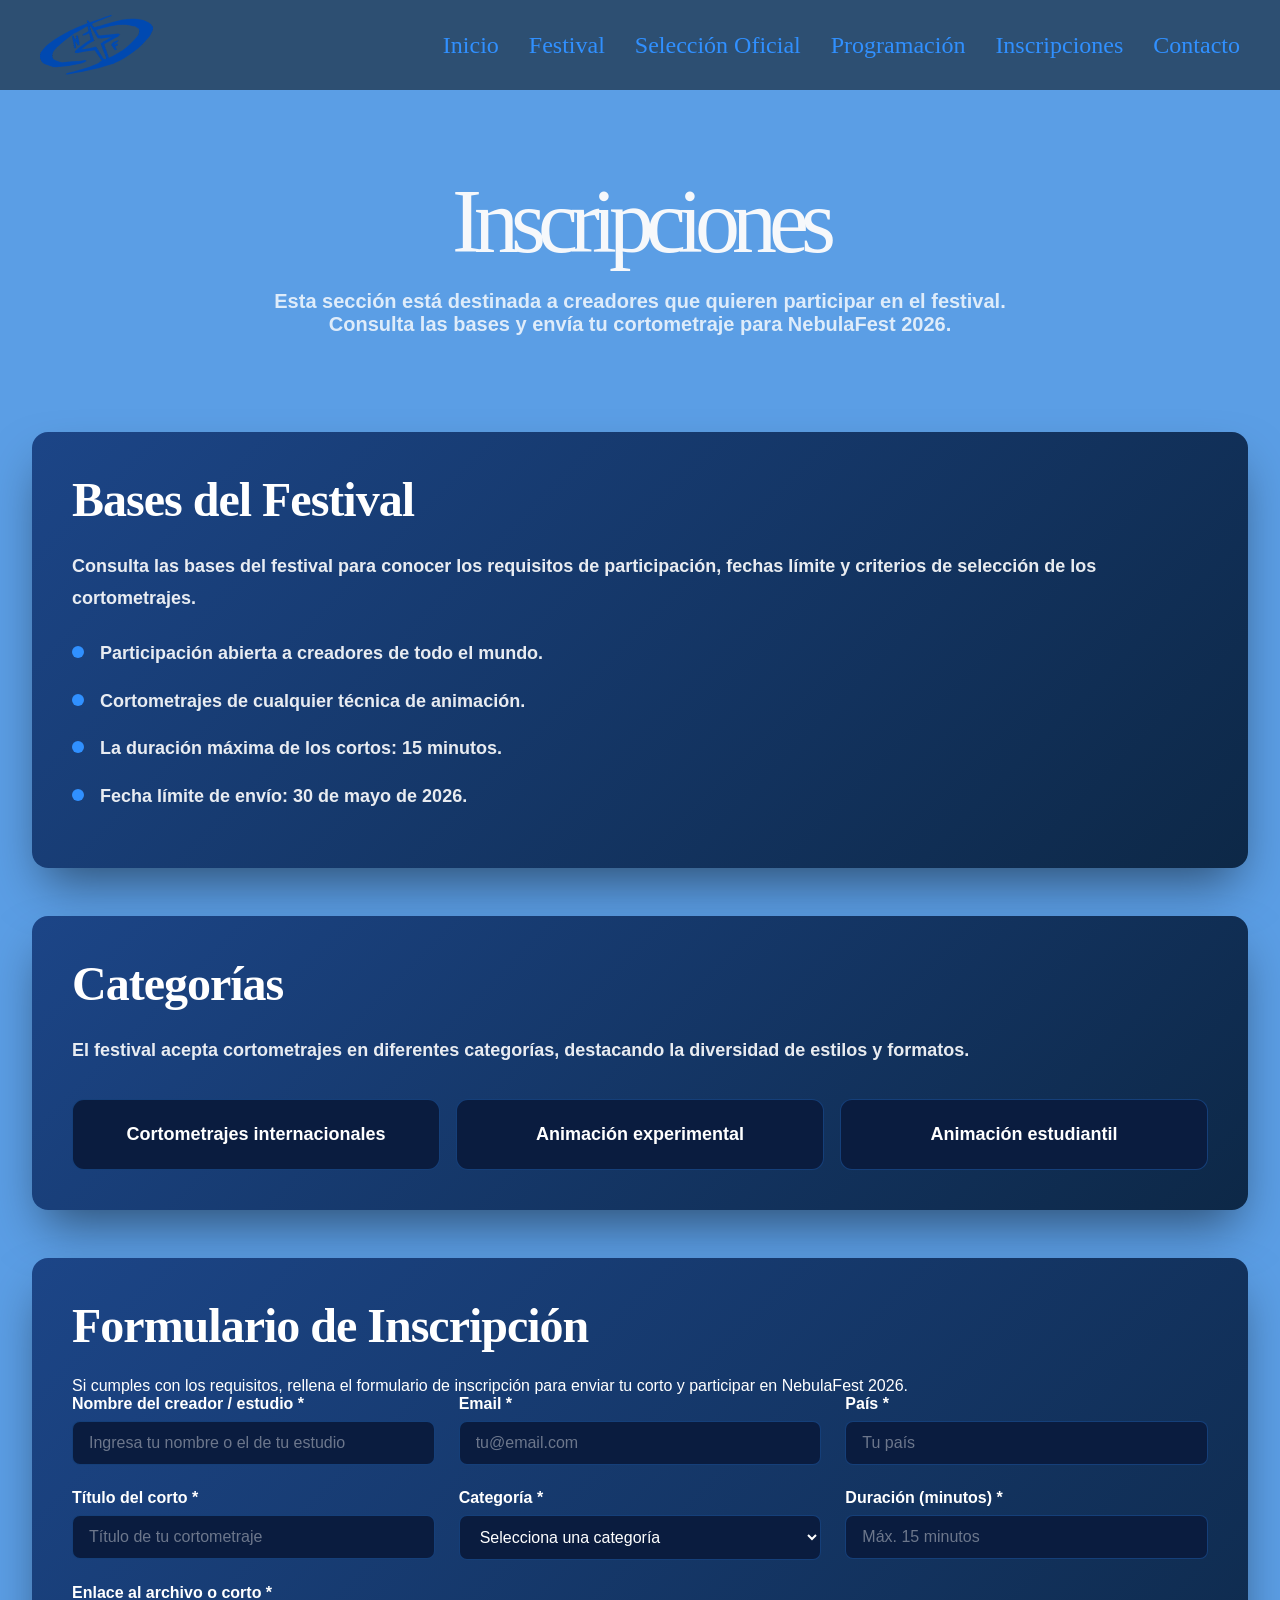
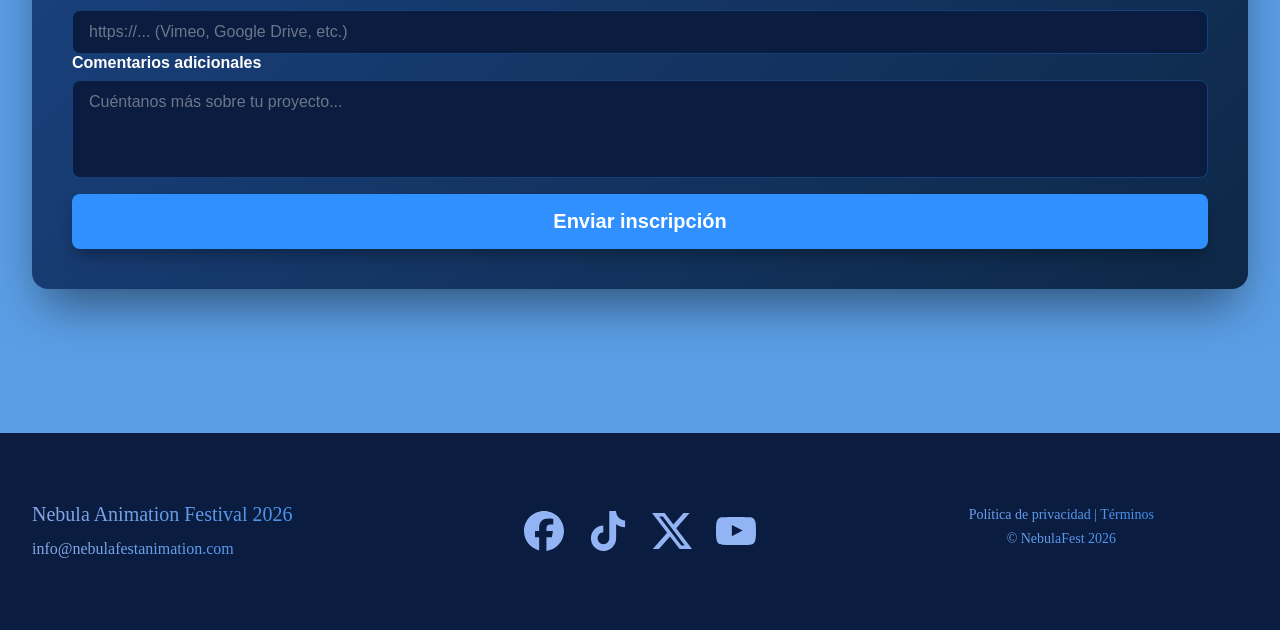
<file: Pagina Inscripciones.html>
<!DOCTYPE html>
<html lang="es">
<head>
    <meta charset="UTF-8">
    <meta name="viewport" content="width=device-width, initial-scale=1.0">
    <title>Inscripciones - NebulaFest 2026</title>
    <link rel="stylesheet" href="Style Pagina Inscripciones.css">
    <link rel="stylesheet" href="Style_General_Header_and_Footer.css">
</head>
<body>
    <!-- HEADER -->
  <header class="cabecera">
    <div class="logo-nf">
      <img src="Imagenes/logoNF.png" alt="Logo NebulaFest">
    </div>
    <nav class="botones">
      <a href="index.html">Inicio</a>
      <a href="Pagina Festival Información.html">Festival</a>
      <a href="Pagina Seleccion Oficial1.html">Selección Oficial</a>
      <a href="Pagina Programacion.html">Programación</a>
      <a href="Pagina Inscripciones.html">Inscripciones</a>
      <a href="PaginaContacto.html">Contacto</a>
    </nav>
  </header>

    <!-- Hero Section -->
    <section class="hero">
        <h1>Inscripciones</h1>
        <p>
            Esta sección está destinada a creadores que quieren participar en el festival. 
            Consulta las bases y envía tu cortometraje para NebulaFest 2026.
        </p>
    </section>

    <!-- Main Content -->
    <main>
        <!-- Bases del Festival -->
        <section class="content-section">
            <div class="info-card">
                <h2>Bases del Festival</h2>
                <p>
                    Consulta las bases del festival para conocer los requisitos de participación, 
                    fechas límite y criterios de selección de los cortometrajes.
                </p>
                <ul class="bases-list">
                    <li><p>Participación abierta a creadores de todo el mundo.</p></li>
                    <li><p>Cortometrajes de cualquier técnica de animación.</p></li>
                    <li><p>La duración máxima de los cortos: 15 minutos.</p></li>
                    <li><p>Fecha límite de envío: 30 de mayo de 2026.</p></li>
                </ul>
            </div>
        </section>

        <!-- Categorías -->
        <section class="content-section">
            <div class="info-card">
                <h2>Categorías</h2>
                <p>
                    El festival acepta cortometrajes en diferentes categorías, destacando la diversidad 
                    de estilos y formatos.
                </p>
                <div class="categories-grid">
                    <div class="category-item">
                        <p>Cortometrajes internacionales</p>
                    </div>
                    <div class="category-item">
                        <p>Animación experimental</p>
                    </div>
                    <div class="category-item">
                        <p>Animación estudiantil</p>
                    </div>
                </div>
            </div>
        </section>

        <!-- Formulario de Inscripción -->
        <section class="content-section">
            <div class="info-card">
                <h2>Formulario de Inscripción</h2>
                
                <!-- Form -->
                <div id="formContainer">
                    <p>
                        Si cumples con los requisitos, rellena el formulario de inscripción para enviar 
                        tu corto y participar en NebulaFest 2026.
                    </p>
                    
                    <form id="registrationForm">
                        <div class="form-grid">
                            <div class="form-group">
                                <label for="creatorName">Nombre del creador / estudio *</label>
                                <input 
                                    type="text" 
                                    id="creatorName" 
                                    name="creatorName" 
                                    required
                                    placeholder="Ingresa tu nombre o el de tu estudio"
                                >
                            </div>

                            <div class="form-group">
                                <label for="email">Email *</label>
                                <input 
                                    type="email" 
                                    id="email" 
                                    name="email" 
                                    required
                                    placeholder="tu@email.com"
                                >
                            </div>

                            <div class="form-group">
                                <label for="country">País *</label>
                                <input 
                                    type="text" 
                                    id="country" 
                                    name="country" 
                                    required
                                    placeholder="Tu país"
                                >
                            </div>

                            <div class="form-group">
                                <label for="shortTitle">Título del corto *</label>
                                <input 
                                    type="text" 
                                    id="shortTitle" 
                                    name="shortTitle" 
                                    required
                                    placeholder="Título de tu cortometraje"
                                >
                            </div>

                            <div class="form-group">
                                <label for="category">Categoría *</label>
                                <select id="category" name="category" required>
                                    <option value="">Selecciona una categoría</option>
                                    <option value="internacional">Cortometrajes internacionales</option>
                                    <option value="experimental">Animación experimental</option>
                                    <option value="estudiantil">Animación estudiantil</option>
                                </select>
                            </div>

                            <div class="form-group">
                                <label for="duration">Duración (minutos) *</label>
                                <input 
                                    type="number" 
                                    id="duration" 
                                    name="duration" 
                                    required
                                    min="1"
                                    max="15"
                                    placeholder="Máx. 15 minutos"
                                >
                            </div>
                        </div>

                        <div class="form-group">
                            <label for="fileLink">Enlace al archivo o corto *</label>
                            <input 
                                type="url" 
                                id="fileLink" 
                                name="fileLink" 
                                required
                                placeholder="https://... (Vimeo, Google Drive, etc.)"
                            >
                        </div>

                        <div class="form-group">
                            <label for="comments">Comentarios adicionales</label>
                            <textarea 
                                id="comments" 
                                name="comments" 
                                rows="4"
                                placeholder="Cuéntanos más sobre tu proyecto..."
                            ></textarea>
                        </div>

                        <button type="submit" class="submit-btn">Enviar inscripción</button>
                    </form>
                </div>

                <!-- Success Message -->
                <div id="successMessage" class="hidden success-message">
                    <div class="success-icon">
                        <svg fill="none" viewBox="0 0 24 24">
                            <path stroke-linecap="round" stroke-linejoin="round" d="M5 13l4 4L19 7" />
                        </svg>
                    </div>
                    <h3>¡Gracias por tu inscripción!</h3>
                    <p>
                        Hemos recibido tu cortometraje "<span class="highlight" id="submittedTitle"></span>".
                        Te contactaremos pronto con más información.
                    </p>
                    <button class="reset-btn" onclick="resetForm()">Enviar otra inscripción</button>
                </div>
            </div>
        </section>
    </main>

    <!-- Footer -->
    <footer>
        <div class="footer-container">
            <div class="footer-info">
                <p>Nebula Animation Festival 2026</p>
                <p>info@nebulafestanimation.com</p>
            </div>

            <div class="social-links">
                <!-- Facebook -->
                <button aria-label="Facebook">
                    <svg viewBox="0 0 40.0008 39.8536">
                        <path d="M20 0C8.9544 0 0 8.9544 0 20C0 29.3792 6.4576 37.2496 15.1688 39.4112V26.112H11.0448V20H15.1688V17.3664C15.1688 10.5592 18.2496 7.404 24.9328 7.404C26.2 7.404 28.3864 7.6528 29.2808 7.9008V13.4408C28.8088 13.3912 27.9888 13.3664 26.9704 13.3664C23.6912 13.3664 22.424 14.6088 22.424 17.8384V20H28.9568L27.8344 26.112H22.424V39.8536C32.3272 38.6576 40.0008 30.2256 40.0008 20C40 8.9544 31.0456 0 20 0Z" />
                    </svg>
                </button>

                <!-- TikTok -->
                <button aria-label="TikTok">
                    <svg viewBox="0 0 34.1667 40">
                        <path d="M25.1209 0H18.3797V27.2463C18.3797 30.4928 15.787 33.1594 12.5604 33.1594C9.33389 33.1594 6.74115 30.4928 6.74115 27.2463C6.74115 24.058 9.27628 21.4492 12.3876 21.3333V14.4928C5.5312 14.6087 0 20.2319 0 27.2463C0 34.3189 5.64643 40 12.6181 40C19.5896 40 25.2361 34.2609 25.2361 27.2463V13.2753C27.7712 15.1304 30.8825 16.2319 34.1667 16.2899V9.44928C29.0964 9.27537 25.1209 5.10144 25.1209 0Z" />
                    </svg>
                </button>

                <!-- X (Twitter) -->
                <button aria-label="X">
                    <svg viewBox="0 0 36.6667 33.1433">
                        <path d="M28.8771 0H34.4996L22.2162 14.0392L36.6667 33.1433H25.3521L16.4901 21.5567L6.34991 33.1433H0.724053L13.8624 18.1268L0 0H11.6018L19.6123 10.5906L28.8771 0ZM26.9038 29.778H30.0193L9.90899 3.18855H6.56577L26.9038 29.778Z" />
                    </svg>
                </button>

                <!-- YouTube -->
                <button aria-label="YouTube">
                    <svg viewBox="0 0 40 28.1328">
                        <path d="M39.6016 6.07031C39.6016 6.07031 39.2109 3.3125 38.0078 2.10156C36.4844 0.507813 34.7813 0.5 34 0.40625C28.4063 -2.23517e-07 20.0078 0 20.0078 0H19.9922C19.9922 0 11.5937 -2.23517e-07 6 0.40625C5.21875 0.5 3.51562 0.507813 1.99219 2.10156C0.789063 3.3125 0.40625 6.07031 0.40625 6.07031C0.40625 6.07031 0 9.3125 0 12.5469V15.5781C0 18.8125 0.398437 22.0547 0.398437 22.0547C0.398437 22.0547 0.789062 24.8125 1.98437 26.0234C3.50781 27.6172 5.50781 27.5625 6.39844 27.7344C9.60156 28.0391 20 28.1328 20 28.1328C20 28.1328 28.4063 28.1172 34 27.7188C34.7813 27.625 36.4844 27.6172 38.0078 26.0234C39.2109 24.8125 39.6016 22.0547 39.6016 22.0547C39.6016 22.0547 40 18.8203 40 15.5781V12.5469C40 9.3125 39.6016 6.07031 39.6016 6.07031ZM15.8672 19.2578V8.01563L26.6719 13.6562L15.8672 19.2578Z" />
                    </svg>
                </button>
            </div>

            <div class="footer-legal">
                <p>Política de privacidad | Términos</p>
                <p>© NebulaFest 2026</p>
            </div>
        </div>
    </footer>

    <script>
        // Form handling
        const form = document.getElementById('registrationForm');
        const formContainer = document.getElementById('formContainer');
        const successMessage = document.getElementById('successMessage');
        const submittedTitle = document.getElementById('submittedTitle');

        form.addEventListener('submit', function(e) {
            e.preventDefault();
            
            // Get form data
            const formData = new FormData(form);
            const data = Object.fromEntries(formData.entries());
            
            // Log form data (in production, this would be sent to a server)
            console.log('Form submitted:', data);
            
            // Show success message
            submittedTitle.textContent = data.shortTitle;
            formContainer.classList.add('hidden');
            successMessage.classList.remove('hidden');
        });

        function resetForm() {
            form.reset();
            formContainer.classList.remove('hidden');
            successMessage.classList.add('hidden');
        }
    </script>

</body>
</html>
</file>
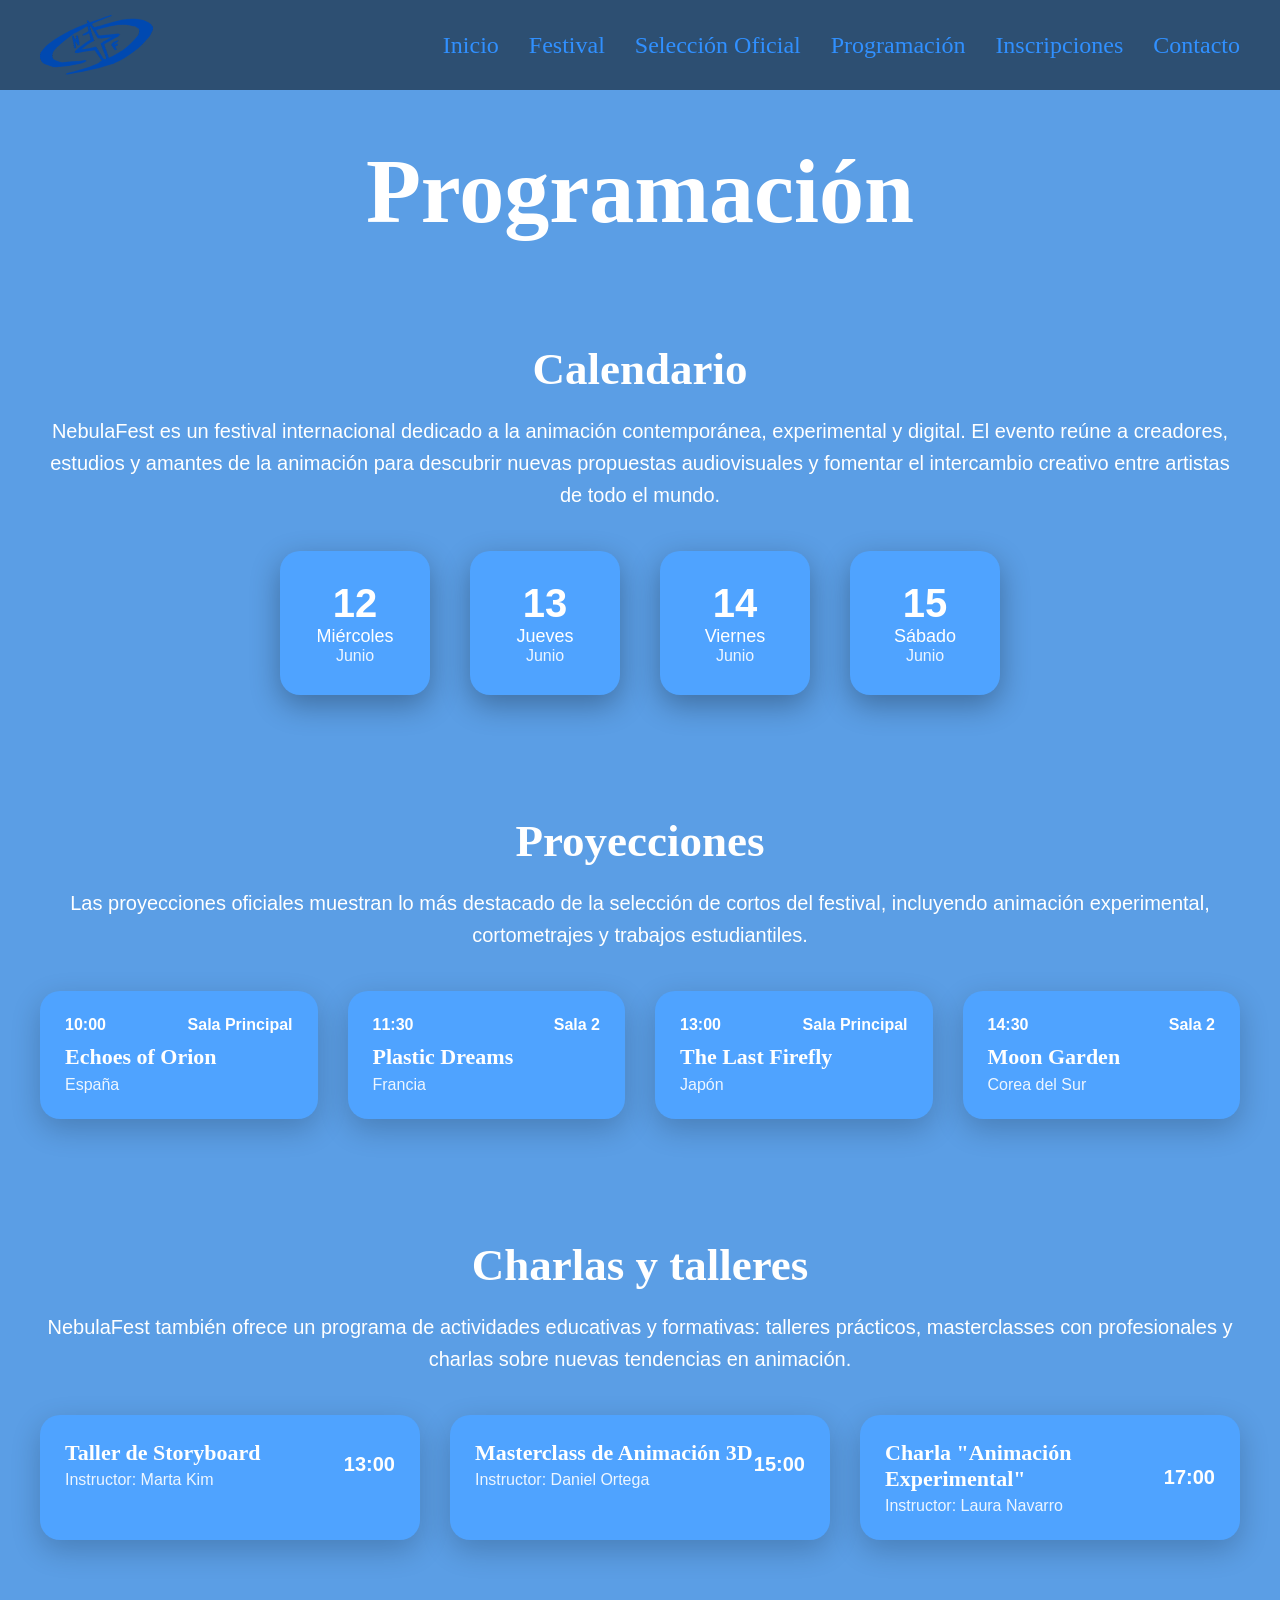
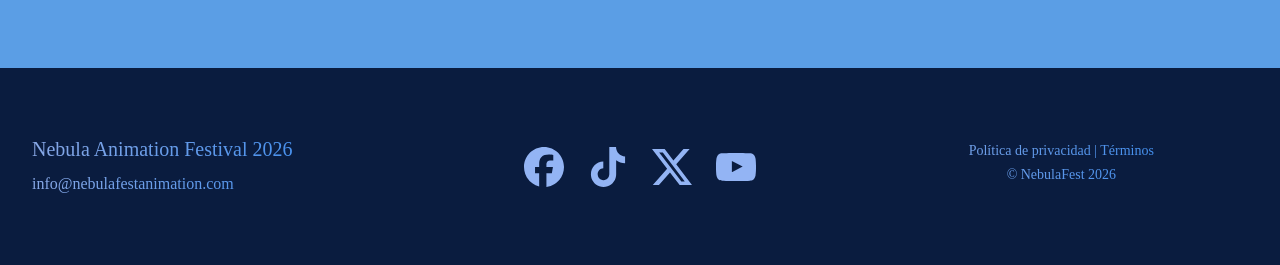
<file: Pagina Programacion.html>
<!DOCTYPE html>
<html lang="es">
<head>
    <meta charset="UTF-8">
    <meta name="viewport" content="width=device-width, initial-scale=1.0">
    <title>Programación - NebulaFest 2026</title>
    <link rel="stylesheet" href="Style Pagina Programación.css">
    <link rel="stylesheet" href="Style_General_Header_and_Footer.css">
   
</head>
<body>
   <!-- HEADER -->
  <header class="cabecera">
    <div class="logo-nf">
      <img src="Imagenes/logoNF.png" alt="Logo NebulaFest">
    </div>
    <nav class="botones">
      <a href="index.html">Inicio</a>
      <a href="Pagina Festival Información.html">Festival</a>
      <a href="Pagina Seleccion Oficial1.html">Selección Oficial</a>
      <a href="Pagina Programacion.html">Programación</a>
      <a href="Pagina Inscripciones.html">Inscripciones</a>
      <a href="PaginaContacto.html">Contacto</a>
    </nav>
  </header>

    <!-- HEADER -->
    <header class="header" id="programacion">
        <h1>Programación</h1>
    </header>

    <!-- SECCIÓN CALENDARIO -->
    <section class="section">
        <div class="container">
            <h2 class="section-title">Calendario</h2>
            <p class="section-description">
                NebulaFest es un festival internacional dedicado a la animación contemporánea, experimental y digital. 
                El evento reúne a creadores, estudios y amantes de la animación para descubrir nuevas propuestas 
                audiovisuales y fomentar el intercambio creativo entre artistas de todo el mundo.
            </p>
            
            <div class="calendar-grid">
                <div class="calendar-card">
                    <div class="calendar-day">12</div>
                    <div class="calendar-weekday">Miércoles</div>
                    <div class="calendar-month">Junio</div>
                </div>
                <div class="calendar-card">
                    <div class="calendar-day">13</div>
                    <div class="calendar-weekday">Jueves</div>
                    <div class="calendar-month">Junio</div>
                </div>
                <div class="calendar-card">
                    <div class="calendar-day">14</div>
                    <div class="calendar-weekday">Viernes</div>
                    <div class="calendar-month">Junio</div>
                </div>
                <div class="calendar-card">
                    <div class="calendar-day">15</div>
                    <div class="calendar-weekday">Sábado</div>
                    <div class="calendar-month">Junio</div>
                </div>
            </div>
        </div>
    </section>

    <!-- SECCIÓN PROYECCIONES -->
    <section class="section">
        <div class="container">
            <h2 class="section-title">Proyecciones</h2>
            <p class="section-description">
                Las proyecciones oficiales muestran lo más destacado de la selección de cortos del festival, 
                incluyendo animación experimental, cortometrajes y trabajos estudiantiles.
            </p>
            
            <div class="projections-grid">
                <div class="projection-card">
                    <div class="projection-header">
                        <span class="projection-time">10:00</span>
                        <span class="projection-sala">Sala Principal</span>
                    </div>
                    <h3 class="projection-title">Echoes of Orion</h3>
                    <p class="projection-country">España</p>
                </div>
                
                <div class="projection-card">
                    <div class="projection-header">
                        <span class="projection-time">11:30</span>
                        <span class="projection-sala">Sala 2</span>
                    </div>
                    <h3 class="projection-title">Plastic Dreams</h3>
                    <p class="projection-country">Francia</p>
                </div>
                
                <div class="projection-card">
                    <div class="projection-header">
                        <span class="projection-time">13:00</span>
                        <span class="projection-sala">Sala Principal</span>
                    </div>
                    <h3 class="projection-title">The Last Firefly</h3>
                    <p class="projection-country">Japón</p>
                </div>
                
                <div class="projection-card">
                    <div class="projection-header">
                        <span class="projection-time">14:30</span>
                        <span class="projection-sala">Sala 2</span>
                    </div>
                    <h3 class="projection-title">Moon Garden</h3>
                    <p class="projection-country">Corea del Sur</p>
                </div>
            </div>
        </div>
    </section>

    <!-- SECCIÓN CHARLAS Y TALLERES -->
    <section class="section" style="padding-bottom: 8rem;">
        <div class="container">
            <h2 class="section-title">Charlas y talleres</h2>
            <p class="section-description">
                NebulaFest también ofrece un programa de actividades educativas y formativas: talleres prácticos, 
                masterclasses con profesionales y charlas sobre nuevas tendencias en animación.
            </p>
            
            <div class="workshops-grid">
                <div class="workshop-card">
                    <div class="workshop-content">
                        <div class="workshop-info">
                            <h3 class="workshop-title">Taller de Storyboard</h3>
                            <p class="workshop-instructor">Instructor: Marta Kim</p>
                        </div>
                        <span class="workshop-time">13:00</span>
                    </div>
                </div>
                
                <div class="workshop-card">
                    <div class="workshop-content">
                        <div class="workshop-info">
                            <h3 class="workshop-title">Masterclass de Animación 3D</h3>
                            <p class="workshop-instructor">Instructor: Daniel Ortega</p>
                        </div>
                        <span class="workshop-time">15:00</span>
                    </div>
                </div>
                
                <div class="workshop-card">
                    <div class="workshop-content">
                        <div class="workshop-info">
                            <h3 class="workshop-title">Charla "Animación Experimental"</h3>
                            <p class="workshop-instructor">Instructor: Laura Navarro</p>
                        </div>
                        <span class="workshop-time">17:00</span>
                    </div>
                </div>
            </div>
        </div>
    </section>

    <!-- Footer -->
    <footer>
        <div class="footer-container">
            <div class="footer-info">
                <p>Nebula Animation Festival 2026</p>
                <p>info@nebulafestanimation.com</p>
            </div>

            <div class="social-links">
                <!-- Facebook -->
                <button aria-label="Facebook">
                    <svg viewBox="0 0 40.0008 39.8536">
                        <path d="M20 0C8.9544 0 0 8.9544 0 20C0 29.3792 6.4576 37.2496 15.1688 39.4112V26.112H11.0448V20H15.1688V17.3664C15.1688 10.5592 18.2496 7.404 24.9328 7.404C26.2 7.404 28.3864 7.6528 29.2808 7.9008V13.4408C28.8088 13.3912 27.9888 13.3664 26.9704 13.3664C23.6912 13.3664 22.424 14.6088 22.424 17.8384V20H28.9568L27.8344 26.112H22.424V39.8536C32.3272 38.6576 40.0008 30.2256 40.0008 20C40 8.9544 31.0456 0 20 0Z" />
                    </svg>
                </button>

                <!-- TikTok -->
                <button aria-label="TikTok">
                    <svg viewBox="0 0 34.1667 40">
                        <path d="M25.1209 0H18.3797V27.2463C18.3797 30.4928 15.787 33.1594 12.5604 33.1594C9.33389 33.1594 6.74115 30.4928 6.74115 27.2463C6.74115 24.058 9.27628 21.4492 12.3876 21.3333V14.4928C5.5312 14.6087 0 20.2319 0 27.2463C0 34.3189 5.64643 40 12.6181 40C19.5896 40 25.2361 34.2609 25.2361 27.2463V13.2753C27.7712 15.1304 30.8825 16.2319 34.1667 16.2899V9.44928C29.0964 9.27537 25.1209 5.10144 25.1209 0Z" />
                    </svg>
                </button>

                <!-- X (Twitter) -->
                <button aria-label="X">
                    <svg viewBox="0 0 36.6667 33.1433">
                        <path d="M28.8771 0H34.4996L22.2162 14.0392L36.6667 33.1433H25.3521L16.4901 21.5567L6.34991 33.1433H0.724053L13.8624 18.1268L0 0H11.6018L19.6123 10.5906L28.8771 0ZM26.9038 29.778H30.0193L9.90899 3.18855H6.56577L26.9038 29.778Z" />
                    </svg>
                </button>

                <!-- YouTube -->
                <button aria-label="YouTube">
                    <svg viewBox="0 0 40 28.1328">
                        <path d="M39.6016 6.07031C39.6016 6.07031 39.2109 3.3125 38.0078 2.10156C36.4844 0.507813 34.7813 0.5 34 0.40625C28.4063 -2.23517e-07 20.0078 0 20.0078 0H19.9922C19.9922 0 11.5937 -2.23517e-07 6 0.40625C5.21875 0.5 3.51562 0.507813 1.99219 2.10156C0.789063 3.3125 0.40625 6.07031 0.40625 6.07031C0.40625 6.07031 0 9.3125 0 12.5469V15.5781C0 18.8125 0.398437 22.0547 0.398437 22.0547C0.398437 22.0547 0.789062 24.8125 1.98437 26.0234C3.50781 27.6172 5.50781 27.5625 6.39844 27.7344C9.60156 28.0391 20 28.1328 20 28.1328C20 28.1328 28.4063 28.1172 34 27.7188C34.7813 27.625 36.4844 27.6172 38.0078 26.0234C39.2109 24.8125 39.6016 22.0547 39.6016 22.0547C39.6016 22.0547 40 18.8203 40 15.5781V12.5469C40 9.3125 39.6016 6.07031 39.6016 6.07031ZM15.8672 19.2578V8.01563L26.6719 13.6562L15.8672 19.2578Z" />
                    </svg>
                </button>
            </div>

            <div class="footer-legal">
                <p>Política de privacidad | Términos</p>
                <p>© NebulaFest 2026</p>
            </div>
        </div>
    </footer>

    <script>
        // Form handling
        const form = document.getElementById('registrationForm');
        const formContainer = document.getElementById('formContainer');
        const successMessage = document.getElementById('successMessage');
        const submittedTitle = document.getElementById('submittedTitle');

        form.addEventListener('submit', function(e) {
            e.preventDefault();
            
            // Get form data
            const formData = new FormData(form);
            const data = Object.fromEntries(formData.entries());
            
            // Log form data (in production, this would be sent to a server)
            console.log('Form submitted:', data);
            
            // Show success message
            submittedTitle.textContent = data.shortTitle;
            formContainer.classList.add('hidden');
            successMessage.classList.remove('hidden');
        });

        function resetForm() {
            form.reset();
            formContainer.classList.remove('hidden');
            successMessage.classList.add('hidden');
        }
    </script>

   

</body>
</html>
</file>
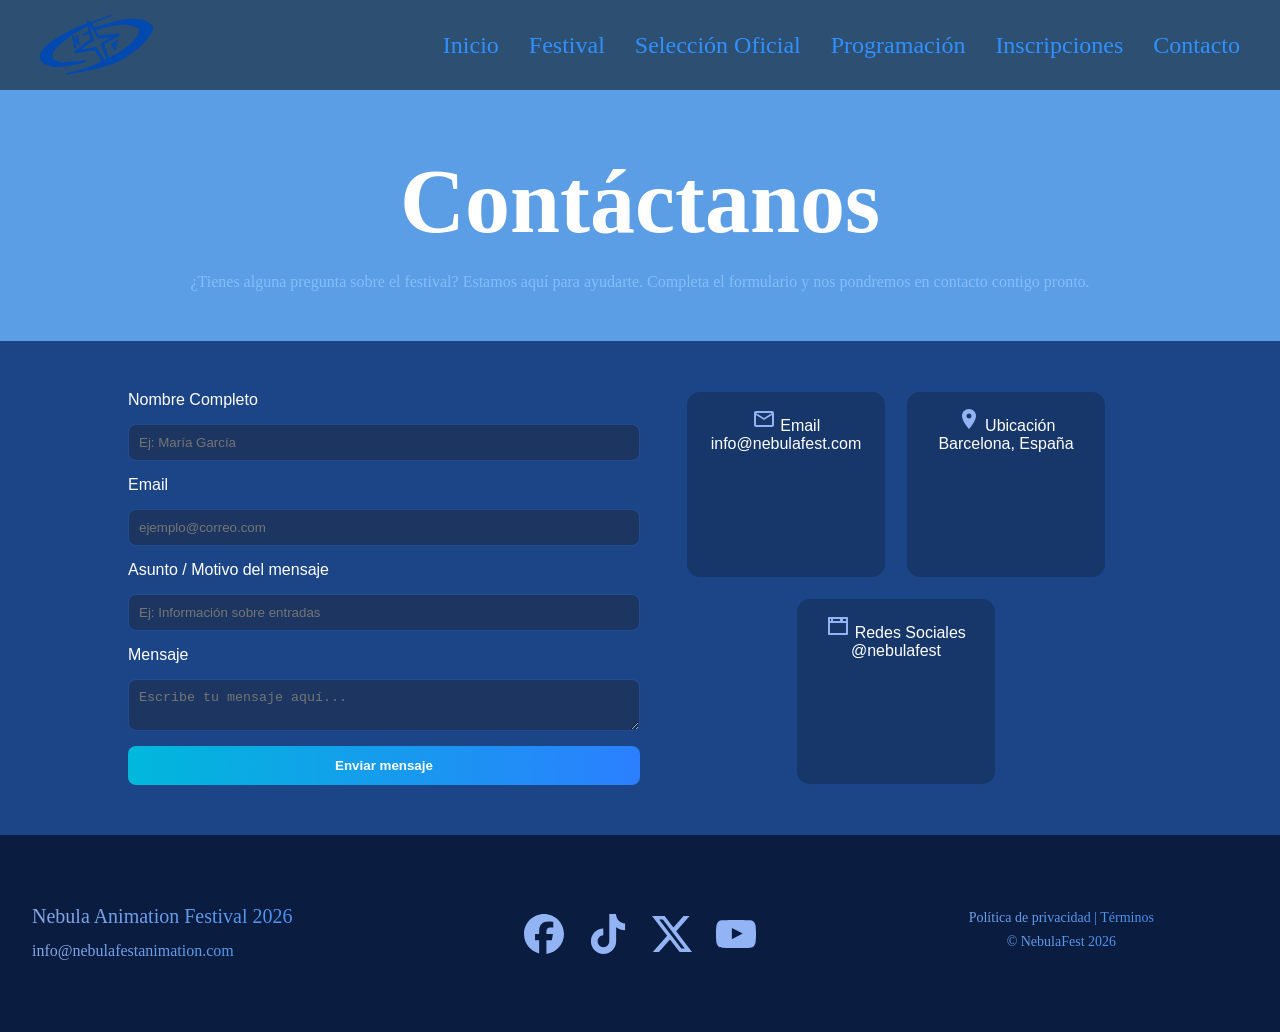
<file: PaginaContacto.html>
<!DOCTYPE html>
<html lang="es">
<head>
  <meta charset="UTF-8">
  <meta name="viewport" content="width=device-width, initial-scale=1.0">
  <title>NebulaFest - Contacto</title>
  <link rel="stylesheet" href="style_pagina_contactanos.css">
  <link rel="stylesheet" href="Style_General_Header_and_Footer.css">
</head>
<body>
  <div class="pagina-contacto">

<!-- HEADER -->
  <header class="cabecera">
    <div class="logo-nf">
      <img src="Imagenes/logoNF.png" alt="Logo NebulaFest">
    </div>
    <nav class="botones">
      <a href="index.html">Inicio</a>
      <a href="Pagina Festival Información.html">Festival</a>
      <a href="Pagina Seleccion Oficial1.html">Selección Oficial</a>
      <a href="Pagina Programacion.html">Programación</a>
      <a href="Pagina Inscripciones.html">Inscripciones</a>
      <a href="PaginaContacto.html">Contacto</a>
    </nav>
  </header>

    <!-- Título -->
    <section class="header-section">
      <h1 class="titulo">Contáctanos</h1>
      <p class="descripcion">
        ¿Tienes alguna pregunta sobre el festival? Estamos aquí para ayudarte. 
        Completa el formulario y nos pondremos en contacto contigo pronto.
      </p>
    </section>

    <!-- Formulario -->
    <section class="form-section">
      <form action="enviar.php" method="POST" class="formulario">
        <label for="nombre">Nombre Completo</label>
        <input type="text" id="nombre" name="nombre" placeholder="Ej: María García" required>

        <label for="email">Email</label>
        <input type="email" id="email" name="email" placeholder="ejemplo@correo.com" required>

        <label for="asunto">Asunto / Motivo del mensaje</label>
        <input type="text" id="asunto" name="asunto" placeholder="Ej: Información sobre entradas" required>

        <label for="mensaje">Mensaje</label>
        <textarea id="mensaje" name="mensaje" placeholder="Escribe tu mensaje aquí..." required></textarea>

        <button type="submit">Enviar mensaje</button>
      </form>

      <!-- Información de contacto -->
      <div class="info-contacto">
        <div>
         <svg width="24" height="24" viewBox="0 0 24 24" fill="#93B4F4" xmlns="http://www.w3.org/2000/svg">
      <path d="M20 4H4C2.897 4 2 4.897 2 6V18C2 19.103 2.897 20 4 20H20C21.103 20 22 19.103 22 18V6C22 4.897 21.103 4 20 4ZM20 6L12 11L4 6H20ZM4 18V8L12 13L20 8V18H4Z"/>
    </svg>
          <span>Email</span>
          <p>info@nebulafest.com</p>
        </div>
        <div>
          <svg width="24" height="24" viewBox="0 0 24 24" fill="#93B4F4" xmlns="http://www.w3.org/2000/svg">
      <path d="M12 2C8.13 2 5 5.13 5 9C5 14.25 12 22 12 22C12 22 19 14.25 19 9C19 5.13 15.87 2 12 2ZM12 11.5C10.62 11.5 9.5 10.38 9.5 9C9.5 7.62 10.62 6.5 12 6.5C13.38 6.5 14.5 7.62 14.5 9C14.5 10.38 13.38 11.5 12 11.5Z"/>
    </svg>
          <span>Ubicación</span>
          <p>Barcelona, España</p>
        </div>
        <div>
          <svg width="24" height="24" viewBox="0 0 24 24" fill="#93B4F4" xmlns="http://www.w3.org/2000/svg">
      <path d="M22 4.01C22 3.45 21.55 3 21 3H3C2.45 3 2 3.45 2 4.01V20C2 20.55 2.45 21 3 21H21C21.55 21 22 20.55 22 20V4.01ZM20 5V7H17V5H20ZM7 5H14V7H7V5ZM4 5H5V7H4V5ZM4 9H20V19H4V9Z"/>
    </svg>
          <span>Redes Sociales</span>
          <p>@nebulafest</p>
        </div>
      </div>
    </section>

        <!-- Footer -->
    <footer>
        <div class="footer-container">
            <div class="footer-info">
                <p>Nebula Animation Festival 2026</p>
                <p>info@nebulafestanimation.com</p>
            </div>

            <div class="social-links">
                <!-- Facebook -->
                <button aria-label="Facebook">
                    <svg viewBox="0 0 40.0008 39.8536">
                        <path d="M20 0C8.9544 0 0 8.9544 0 20C0 29.3792 6.4576 37.2496 15.1688 39.4112V26.112H11.0448V20H15.1688V17.3664C15.1688 10.5592 18.2496 7.404 24.9328 7.404C26.2 7.404 28.3864 7.6528 29.2808 7.9008V13.4408C28.8088 13.3912 27.9888 13.3664 26.9704 13.3664C23.6912 13.3664 22.424 14.6088 22.424 17.8384V20H28.9568L27.8344 26.112H22.424V39.8536C32.3272 38.6576 40.0008 30.2256 40.0008 20C40 8.9544 31.0456 0 20 0Z" />
                    </svg>
                </button>

                <!-- TikTok -->
                <button aria-label="TikTok">
                    <svg viewBox="0 0 34.1667 40">
                        <path d="M25.1209 0H18.3797V27.2463C18.3797 30.4928 15.787 33.1594 12.5604 33.1594C9.33389 33.1594 6.74115 30.4928 6.74115 27.2463C6.74115 24.058 9.27628 21.4492 12.3876 21.3333V14.4928C5.5312 14.6087 0 20.2319 0 27.2463C0 34.3189 5.64643 40 12.6181 40C19.5896 40 25.2361 34.2609 25.2361 27.2463V13.2753C27.7712 15.1304 30.8825 16.2319 34.1667 16.2899V9.44928C29.0964 9.27537 25.1209 5.10144 25.1209 0Z" />
                    </svg>
                </button>

                <!-- X (Twitter) -->
                <button aria-label="X">
                    <svg viewBox="0 0 36.6667 33.1433">
                        <path d="M28.8771 0H34.4996L22.2162 14.0392L36.6667 33.1433H25.3521L16.4901 21.5567L6.34991 33.1433H0.724053L13.8624 18.1268L0 0H11.6018L19.6123 10.5906L28.8771 0ZM26.9038 29.778H30.0193L9.90899 3.18855H6.56577L26.9038 29.778Z" />
                    </svg>
                </button>

                <!-- YouTube -->
                <button aria-label="YouTube">
                    <svg viewBox="0 0 40 28.1328">
                        <path d="M39.6016 6.07031C39.6016 6.07031 39.2109 3.3125 38.0078 2.10156C36.4844 0.507813 34.7813 0.5 34 0.40625C28.4063 -2.23517e-07 20.0078 0 20.0078 0H19.9922C19.9922 0 11.5937 -2.23517e-07 6 0.40625C5.21875 0.5 3.51562 0.507813 1.99219 2.10156C0.789063 3.3125 0.40625 6.07031 0.40625 6.07031C0.40625 6.07031 0 9.3125 0 12.5469V15.5781C0 18.8125 0.398437 22.0547 0.398437 22.0547C0.398437 22.0547 0.789062 24.8125 1.98437 26.0234C3.50781 27.6172 5.50781 27.5625 6.39844 27.7344C9.60156 28.0391 20 28.1328 20 28.1328C20 28.1328 28.4063 28.1172 34 27.7188C34.7813 27.625 36.4844 27.6172 38.0078 26.0234C39.2109 24.8125 39.6016 22.0547 39.6016 22.0547C39.6016 22.0547 40 18.8203 40 15.5781V12.5469C40 9.3125 39.6016 6.07031 39.6016 6.07031ZM15.8672 19.2578V8.01563L26.6719 13.6562L15.8672 19.2578Z" />
                    </svg>
                </button>
            </div>

            <div class="footer-legal">
                <p>Política de privacidad | Términos</p>
                <p>© NebulaFest 2026</p>
            </div>
        </div>
    </footer>

    <script>
        // Form handling
        const form = document.getElementById('registrationForm');
        const formContainer = document.getElementById('formContainer');
        const successMessage = document.getElementById('successMessage');
        const submittedTitle = document.getElementById('submittedTitle');

        form.addEventListener('submit', function(e) {
            e.preventDefault();
            
            // Get form data
            const formData = new FormData(form);
            const data = Object.fromEntries(formData.entries());
            
            // Log form data (in production, this would be sent to a server)
            console.log('Form submitted:', data);
            
            // Show success message
            submittedTitle.textContent = data.shortTitle;
            formContainer.classList.add('hidden');
            successMessage.classList.remove('hidden');
        });

        function resetForm() {
            form.reset();
            formContainer.classList.remove('hidden');
            successMessage.classList.add('hidden');
        }
    </script>

</body>
</html>
</file>
<file: Style Pagina Inscripciones.css>
/* Hero Section */
.hero {
    padding: 6rem 0;
    text-align: center;
}

.hero h1 {
    font-family: 'Rock Salt';
    font-size: 90px;
    line-height: 0.8;
    color: #f6f8fb;
    letter-spacing: -8px;
    font-weight: 400;
}

.hero p {
    font-weight: 600;
    font-size: 20px;
    color: rgba(255, 255, 255, 0.8);
    margin-top: 2rem;
    max-width: 768px;
    margin-left: auto;
    margin-right: auto;
    padding: 0 1rem;
}

/* Main Container */
main {
    max-width: 1280px;
    margin: 0 auto;
    padding: 0 2rem 6rem;
}

.content-section {
    margin-bottom: 3rem;
}

/* Info Cards */
.info-card {
    background: linear-gradient(135deg, #1c4587 0%, #0d2847 100%);
    border-radius: 1rem;
    padding: 2.5rem;
    box-shadow: 0 25px 50px -12px rgba(0, 0, 0, 0.5);
}

.info-card h2 {
    font-weight: 600;
    font-size: 48px;
    color: white;
    letter-spacing: -1px;
    margin-bottom: 1.5rem;
}

.info-card > p {
    font-weight: 600;
    font-size: 18px;
    color: rgba(255, 255, 255, 0.9);
    line-height: 1.75;
    margin-bottom: 1.5rem;
}

/* Bases List */
.bases-list {
    list-style: none;
}

.bases-list li {
    display: flex;
    align-items: start;
    gap: 1rem;
    margin-bottom: 1rem;
}

.bases-list li::before {
    content: '';
    display: block;
    width: 12px;
    height: 12px;
    background-color: #3090ff;
    border-radius: 50%;
    margin-top: 0.5rem;
    flex-shrink: 0;
}

.bases-list li p {
    font-weight: 600;
    font-size: 18px;
    color: rgba(255, 255, 255, 0.9);
    line-height: 1.75;
}

/* Categories Grid */
.categories-grid {
    display: grid;
    grid-template-columns: repeat(auto-fit, minmax(250px, 1fr));
    gap: 1rem;
    margin-top: 2rem;
}

.category-item {
    background-color: #0a1c3f;
    border-radius: 0.75rem;
    padding: 1.5rem;
    text-align: center;
    border: 1px solid rgba(48, 144, 255, 0.3);
    transition: all 0.3s;
}

.category-item:hover {
    border-color: #3090ff;
    transform: translateY(-2px);
}

.category-item p {
    font-weight: 600;
    font-size: 18px;
    color: white;
}

/* Form Styles */
.form-grid {
    display: grid;
    grid-template-columns: repeat(auto-fit, minmax(300px, 1fr));
    gap: 1.5rem;
    margin-bottom: 1.5rem;
}

.form-group {
    display: flex;
    flex-direction: column;
}

.form-group label {
    font-weight: 600;
    color: white;
    margin-bottom: 0.5rem;
    font-size: 16px;
}

.form-group input,
.form-group select,
.form-group textarea {
    width: 100%;
    background-color: #0a1c3f;
    border: 1px solid rgba(48, 144, 255, 0.3);
    border-radius: 0.5rem;
    padding: 0.75rem 1rem;
    color: white;
    font-size: 16px;
    font-family: 'Geist', sans-serif;
    transition: border-color 0.3s;
}

.form-group input:focus,
.form-group select:focus,
.form-group textarea:focus {
    outline: none;
    border-color: #3090ff;
}

.form-group input::placeholder,
.form-group textarea::placeholder {
    color: rgba(255, 255, 255, 0.4);
}

.form-group textarea {
    resize: none;
}

.submit-btn {
    width: 100%;
    background-color: #3090ff;
    color: white;
    font-weight: 600;
    font-size: 20px;
    padding: 1rem 2rem;
    border-radius: 0.5rem;
    border: none;
    cursor: pointer;
    transition: all 0.3s;
    box-shadow: 0 10px 15px -3px rgba(0, 0, 0, 0.3);
    margin-top: 1rem;
}

.submit-btn:hover {
    background-color: #2070df;
    transform: translateY(-2px);
    box-shadow: 0 20px 25px -5px rgba(0, 0, 0, 0.3);
}

/* Success Message */
.success-message {
    text-align: center;
    padding: 3rem 0;
}

.success-icon {
    width: 96px;
    height: 96px;
    background-color: rgba(48, 144, 255, 0.2);
    border-radius: 50%;
    margin: 0 auto 1.5rem;
    display: flex;
    align-items: center;
    justify-content: center;
}

.success-icon svg {
    width: 48px;
    height: 48px;
    stroke: #3090ff;
    stroke-width: 3;
}

.success-message h3 {
    font-size: 24px;
    font-weight: 600;
    margin-bottom: 1rem;
}

.success-message p {
    font-size: 18px;
    color: rgba(255, 255, 255, 0.8);
    margin-bottom: 2rem;
}

.success-message .highlight {
    color: #3090ff;
}

.reset-btn {
    background-color: #3090ff;
    color: white;
    font-weight: 600;
    font-size: 18px;
    padding: 0.75rem 2rem;
    border-radius: 0.5rem;
    border: none;
    cursor: pointer;
    transition: background-color 0.3s;
}

.reset-btn:hover {
    background-color: #2070df;
}

@media (max-width: 768px) {
    nav {
        display: none;
    }

    .hero h1 {
        font-size: 80px;
        letter-spacing: -4px;
    }

    .info-card h2 {
        font-size: 36px;
    }

    .form-grid {
        grid-template-columns: 1fr;
    }

    .footer-legal {
        text-align: center;
    }
}
</file>
<file: Style_General_Header_and_Footer.css>
/* ===========================
   RESET BÁSICO
=========================== */
*,
*::before,
*::after {
  box-sizing: border-box;
  margin: 0;
  padding: 0;
}

body {
  background-color: #2f84dfc9;
  font-family: 'Rokkitt', sans-serif;
  color: #fff;
  min-height: 100vh;
  overflow-x: hidden;
}

h1, h2, h3, h4, h5, h6 {
  font-family: 'Rock Salt', cursive;
}



/* ===========================
   CABECERA
=========================== */
.cabecera {
  background-color: rgba(0,0,0,0.5);
  width: 100%;
  max-width: 1920px;
  height: 90px;
  display: flex;
  justify-content: space-between;
  align-items: center;
  padding: 20px 40px;
  position: fixed;
  top: 0;
  left: 0;
  z-index: 10;
}

.logo-nf {
  width: 113px;
  height: 60px;
}

.logo-nf img {
  width: 100%;
  height: 100%;
  object-fit: contain;
}

.botones {
  display: flex;
  gap: 30px;
}

.botones a {
  color: #3090ff;
  font-family: "Rokkitt", serif;
  font-size: 24px;
  text-decoration: none;
  transition: 0.3s;
}

.botones a:hover {
  color: #ffffff;
}

/* Ajuste para contenido debajo del header */
.hero {
  margin-top: 90px;
}

/* ===========================
   FOOTER
=========================== */
footer {
  background-color: #0a1c3f;
  padding: 4rem 0;
}

.footer-container {
  max-width: 1280px;
  margin: 0 auto;
  padding: 0 2rem;
  display: grid;
  grid-template-columns: repeat(auto-fit, minmax(250px, 1fr));
  gap: 3rem;
  align-items: center;
}

.footer-info {
  background: linear-gradient(to right, rgba(147, 180, 244, 0.92), rgba(48, 144, 255, 0.92));
  -webkit-background-clip: text;
  -webkit-text-fill-color: transparent;
  background-clip: text;
}

.footer-info p {
  font-family: 'Rock Salt', cursive;
  margin-bottom: 0.5rem;
}

.footer-info p:first-child {
  font-size: 20px;
  line-height: 1.75;
}

.footer-info p:last-child {
  font-size: 16px;
}

.social-links {
  display: flex;
  gap: 1.5rem;
  justify-content: center;
}

.social-links button {
  width: 40px;
  height: 40px;
  background: none;
  border: none;
  cursor: pointer;
  transition: transform 0.3s;
}

.social-links button:hover {
  transform: scale(1.1);
}

.social-links svg {
  width: 100%;
  height: 100%;
  fill: #93B4F4;
}

.footer-legal {
  background: linear-gradient(to right, rgba(147, 180, 244, 0.92), rgba(48, 144, 255, 0.92));
  -webkit-background-clip: text;
  -webkit-text-fill-color: transparent;
  background-clip: text;
  font-family: 'Rock Salt', cursive;
  font-size: 14px;
  text-align: center;
}

.footer-legal p {
  margin-bottom: 0.5rem;
}

/* ===========================
   UTILIDADES
=========================== */
.hidden {
  display: none;
}

/* ===========================
   RESPONSIVE
=========================== */
@media (max-width: 768px) {
  nav {
    display: none;
  }

  .hero h1 {
    font-size: 80px;
    letter-spacing: -4px;
  }

  .footer-legal {
    text-align: center;
  }
}
</file>
<file: Style Pagina Programación.css>
/* ===========================
HEADER
=========================== */
.header{
text-align:center;
margin-top:140px;
margin-bottom:40px;
}

.header h1{
font-family:"Rock Salt", cursive;
font-size:90px;
}

/* ===========================
SECCIONES
=========================== */
.section{
padding:60px 20px;
}

.container{
max-width:1200px;
margin:auto;
}

.section-title{
font-family:"Rock Salt", cursive;
font-size:45px;
text-align:center;
margin-bottom:20px;
}

.section-description{
text-align:center;
font-size:20px;
line-height:1.6;
margin-bottom:40px;
}

/* ===========================
CALENDARIO
=========================== */
.calendar-grid{
display:flex;
justify-content:center;
gap:40px;
flex-wrap:wrap;
}

.calendar-card{
background:#4fa3ff;
width:150px;
padding:30px 20px;
border-radius:20px;
text-align:center;
box-shadow:0 10px 30px rgba(0,0,0,0.3);
}

.calendar-day{
font-size:40px;
font-weight:bold;
}

.calendar-weekday{
font-size:18px;
}

.calendar-month{
font-size:16px;
opacity:0.9;
}

/* ===========================
PROYECCIONES
=========================== */
.projections-grid{
display:grid;
grid-template-columns:repeat(auto-fit,minmax(250px,1fr));
gap:30px;
}

.projection-card{
background:#4fa3ff;
padding:25px;
border-radius:20px;
box-shadow:0 10px 30px rgba(0,0,0,0.2);
}

.projection-header{
display:flex;
justify-content:space-between;
margin-bottom:10px;
font-weight:bold;
}

.projection-title{
font-size:22px;
margin-bottom:6px;
}

.projection-country{
opacity:0.9;
}

/* ===========================
TALLERES
=========================== */
.workshops-grid{
display:grid;
grid-template-columns:repeat(auto-fit,minmax(300px,1fr));
gap:30px;
}

.workshop-card{
background:#4fa3ff;
border-radius:20px;
padding:25px;
box-shadow:0 10px 30px rgba(0,0,0,0.2);
}

.workshop-content{
display:flex;
justify-content:space-between;
align-items:center;
}

.workshop-title{
font-size:22px;
margin-bottom:5px;
}

.workshop-instructor{
font-size:16px;
opacity:0.9;
}

.workshop-time{
font-size:20px;
font-weight:bold;
}

/* ===========================
RESPONSIVE
=========================== */
@media (max-width:900px){

.header h1{
font-size:50px;
}

.section-title{
font-size:35px;
}

.calendar-grid{
gap:20px;
}

}
</style>
</file>
<file: style_pagina_contactanos.css>
/* HEADER SECTION */
.header-section {
  text-align: center;
  padding: 150px 20px 50px;
}

.titulo {
  font-family: 'Rock Salt';
  font-size: 90px;
}

.descripcion {
  margin-top: 20px;
  font-family: 'Rokkitt';
  font-size: 16px;
  color: rgba(142,197,255,0.8);
}

/* FORM SECTION */
.form-section {
  display: flex;
  justify-content: space-between;
  padding: 50px 10%;
  background: #1c4587;
}

.formulario {
  flex: 1;
  display: flex;
  flex-direction: column;
  gap: 15px;
}

.formulario input,
.formulario textarea {
  padding: 10px;
  border-radius: 8px;
  border: 1px solid rgba(43,127,255,0.3);
  background: rgba(29,41,61,0.5);
  color: #fff;
}

.formulario button {
  padding: 12px;
  border: none;
  border-radius: 8px;
  background: linear-gradient(90deg, #00b8db 0%, #2b7fff 100%);
  color: #fff;
  font-weight: 600;
  cursor: pointer;
  transition: 0.3s;
}

.formulario button:hover {
  opacity: 0.9;
}

/* INFO CONTACTO */
.info-contacto {
  flex: 1;
  display: flex;
  gap: 20px;
  flex-wrap: wrap;
  justify-content: center;
}

.info-contacto div {
  background: rgba(15,23,43,0.3);
  border: 1px solid rgba(43,127,255,0.2);
  border-radius: 14px;
  padding: 15px;
  width: 200px;
  text-align: center;
}

.info-contacto img {
  width: 32px;
  margin-bottom: 10px;
}
</file>
